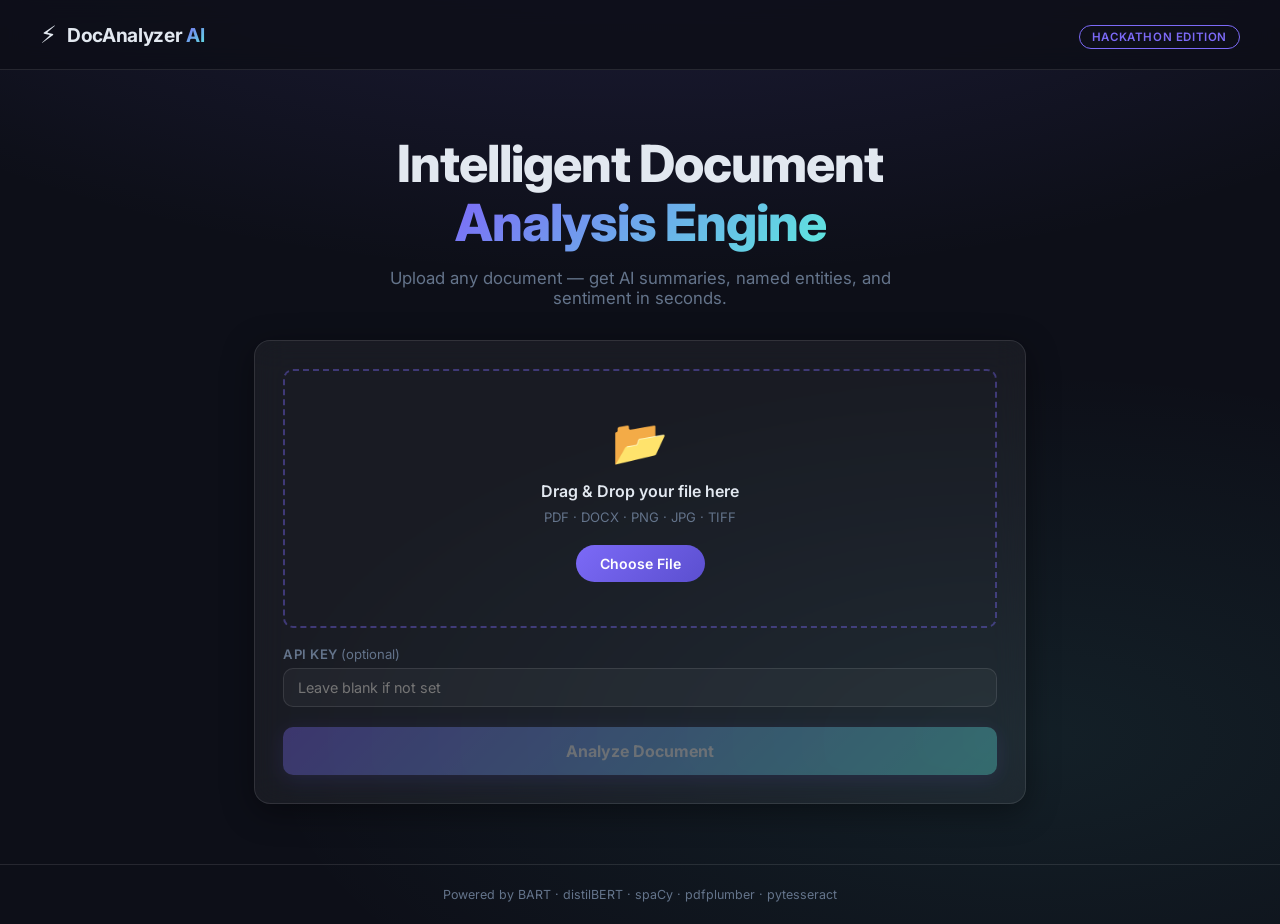
<file: frontend/index.html>
<!DOCTYPE html>
<html lang="en">
<head>
  <meta charset="UTF-8" />
  <meta name="viewport" content="width=device-width, initial-scale=1.0" />
  <title>AI Document Analyzer</title>
  <meta name="description" content="Upload PDF, DOCX, or images and get instant AI-powered summaries, entity extraction, and sentiment analysis." />
  <link rel="preconnect" href="https://fonts.googleapis.com" />
  <link rel="preconnect" href="https://fonts.gstatic.com" crossorigin />
  <link href="https://fonts.googleapis.com/css2?family=Inter:wght@300;400;500;600;700&display=swap" rel="stylesheet" />
  <link rel="stylesheet" href="style.css" />
</head>
<body>

  <!-- ░░ HEADER ░░ -->
  <header class="site-header">
    <div class="logo">
      <span class="logo-icon">⚡</span>
      <span class="logo-text">DocAnalyzer <span class="logo-ai">AI</span></span>
    </div>
    <nav class="header-nav">
      <span class="nav-badge">Hackathon Edition</span>
    </nav>
  </header>

  <!-- ░░ HERO ░░ -->
  <section class="hero">
    <h1 class="hero-title">Intelligent Document<br/><span class="gradient-text">Analysis Engine</span></h1>
    <p class="hero-subtitle">Upload any document — get AI summaries, named entities, and sentiment in seconds.</p>
  </section>

  <!-- ░░ MAIN CONTENT ░░ -->
  <main class="app-container">

    <!-- Upload Card -->
    <div class="card upload-card">
      <div id="dropzone" class="dropzone">
        <div class="dz-icon">📂</div>
        <p class="dz-title">Drag &amp; Drop your file here</p>
        <p class="dz-sub">PDF · DOCX · PNG · JPG · TIFF</p>
        <label class="btn-upload" for="fileInput">Choose File</label>
        <input type="file" id="fileInput" accept=".pdf,.docx,.doc,.png,.jpg,.jpeg,.tiff,.bmp" hidden />
      </div>

      <!-- File info pill -->
      <div id="fileInfo" class="file-info hidden">
        <span class="file-icon">📄</span>
        <span id="fileName" class="file-name"></span>
        <button id="clearFile" class="btn-clear" title="Remove file">✕</button>
      </div>

      <!-- API Key field -->
      <div class="field-group">
        <label for="apiKey" class="field-label">API Key <span class="optional">(optional)</span></label>
        <input type="password" id="apiKey" class="field-input" placeholder="Leave blank if not set" />
      </div>

      <button id="analyzeBtn" class="btn-analyze" disabled>
        <span id="btnLabel">Analyze Document</span>
        <span id="btnSpinner" class="spinner hidden"></span>
      </button>
    </div>

    <!-- Results Section -->
    <section id="results" class="results hidden">

      <!-- Sentiment Badge -->
      <div class="result-row sentiment-row">
        <div class="card sentiment-card">
          <h2 class="card-title">Sentiment</h2>
          <span id="sentimentBadge" class="sentiment-badge">—</span>
        </div>
      </div>

      <!-- Summary Card -->
      <div class="card summary-card">
        <h2 class="card-title">
          <span class="card-icon">📝</span> Summary
        </h2>
        <p id="summaryText" class="summary-text"></p>
      </div>

      <!-- Entities Card -->
      <div class="card entities-card">
        <h2 class="card-title">
          <span class="card-icon">🔍</span> Extracted Entities
        </h2>
        <div class="entity-grid" id="entityGrid"></div>
      </div>

    </section>

    <!-- Error Banner -->
    <div id="errorBanner" class="error-banner hidden">
      <span class="error-icon">⚠️</span>
      <span id="errorMsg"></span>
    </div>

  </main>

  <footer class="site-footer">
    <p>Powered by BART · distilBERT · spaCy · pdfplumber · pytesseract</p>
  </footer>

  <script src="app.js"></script>
</body>
</html>
</file>
<file: frontend/style.css>
/* ═══════════════════════════════════════════
   TOKENS & RESET
═══════════════════════════════════════════ */
:root {
  --bg:          #0d0f18;
  --bg2:         #141726;
  --surface:     rgba(255,255,255,0.05);
  --surface-b:   rgba(255,255,255,0.08);
  --border:      rgba(255,255,255,0.1);
  --accent:      #7c6af7;
  --accent2:     #5ee7df;
  --positive:    #22c55e;
  --negative:    #ef4444;
  --neutral:     #94a3b8;
  --text:        #e2e8f0;
  --muted:       #64748b;
  --radius:      16px;
  --radius-sm:   10px;
  --shadow:      0 8px 32px rgba(0,0,0,0.4);
  --font:        'Inter', system-ui, sans-serif;
}

*, *::before, *::after { box-sizing: border-box; margin: 0; padding: 0; }

html { scroll-behavior: smooth; }

body {
  font-family: var(--font);
  background: var(--bg);
  color: var(--text);
  min-height: 100vh;
  display: flex;
  flex-direction: column;
  background-image:
    radial-gradient(ellipse 80% 50% at 50% -20%, rgba(124,106,247,0.18), transparent),
    radial-gradient(ellipse 60% 40% at 80% 80%,  rgba(94,231,223,0.08), transparent);
}

/* ═══════════════════════════════════════════
   HEADER
═══════════════════════════════════════════ */
.site-header {
  display: flex;
  align-items: center;
  justify-content: space-between;
  padding: 20px 40px;
  border-bottom: 1px solid var(--border);
  backdrop-filter: blur(12px);
  position: sticky;
  top: 0;
  z-index: 100;
  background: rgba(13,15,24,0.85);
}

.logo { display: flex; align-items: center; gap: 10px; }
.logo-icon { font-size: 1.5rem; }
.logo-text {
  font-size: 1.2rem;
  font-weight: 700;
  letter-spacing: -0.3px;
}
.logo-ai {
  background: linear-gradient(135deg, var(--accent), var(--accent2));
  -webkit-background-clip: text;
  background-clip: text;
  -webkit-text-fill-color: transparent;
}

.nav-badge {
  font-size: 0.72rem;
  font-weight: 600;
  padding: 4px 12px;
  border-radius: 999px;
  border: 1px solid var(--accent);
  color: var(--accent);
  text-transform: uppercase;
  letter-spacing: 0.6px;
}

/* ═══════════════════════════════════════════
   HERO
═══════════════════════════════════════════ */
.hero {
  text-align: center;
  padding: 64px 24px 32px;
}
.hero-title {
  font-size: clamp(2rem, 5vw, 3.2rem);
  font-weight: 800;
  line-height: 1.15;
  letter-spacing: -1px;
}
.gradient-text {
  background: linear-gradient(135deg, var(--accent) 0%, var(--accent2) 100%);
  -webkit-background-clip: text;
  background-clip: text;
  -webkit-text-fill-color: transparent;
}
.hero-subtitle {
  margin-top: 16px;
  color: var(--muted);
  font-size: 1.05rem;
  max-width: 520px;
  margin-inline: auto;
}

/* ═══════════════════════════════════════════
   LAYOUT
═══════════════════════════════════════════ */
.app-container {
  flex: 1;
  width: 100%;
  max-width: 820px;
  margin: 0 auto;
  padding: 0 24px 60px;
  display: flex;
  flex-direction: column;
  gap: 24px;
}

/* ═══════════════════════════════════════════
   CARDS
═══════════════════════════════════════════ */
.card {
  background: var(--surface);
  border: 1px solid var(--border);
  border-radius: var(--radius);
  padding: 28px;
  backdrop-filter: blur(16px);
  box-shadow: var(--shadow);
  transition: border-color 0.3s;
}
.card:hover { border-color: rgba(124,106,247,0.3); }

.card-title {
  font-size: 1rem;
  font-weight: 600;
  margin-bottom: 16px;
  display: flex;
  align-items: center;
  gap: 8px;
}
.card-icon { font-size: 1.1rem; }

/* ═══════════════════════════════════════════
   DROPZONE
═══════════════════════════════════════════ */
.dropzone {
  border: 2px dashed rgba(124,106,247,0.4);
  border-radius: var(--radius-sm);
  padding: 44px 24px;
  text-align: center;
  cursor: pointer;
  transition: all 0.25s ease;
  display: flex;
  flex-direction: column;
  align-items: center;
  gap: 8px;
}
.dropzone:hover,
.dropzone.drag-over {
  border-color: var(--accent);
  background: rgba(124,106,247,0.06);
}
.dz-icon { font-size: 2.8rem; margin-bottom: 4px; }
.dz-title { font-size: 1rem; font-weight: 600; }
.dz-sub   { font-size: 0.82rem; color: var(--muted); }

.btn-upload {
  display: inline-block;
  margin-top: 12px;
  padding: 10px 24px;
  background: linear-gradient(135deg, var(--accent), #5b4fcf);
  border-radius: 999px;
  font-size: 0.88rem;
  font-weight: 600;
  cursor: pointer;
  color: #fff;
  transition: opacity 0.2s, transform 0.15s;
}
.btn-upload:hover { opacity: 0.88; transform: translateY(-1px); }

/* ═══════════════════════════════════════════
   FILE INFO PILL
═══════════════════════════════════════════ */
.file-info {
  display: flex;
  align-items: center;
  gap: 10px;
  margin-top: 14px;
  background: var(--surface-b);
  border: 1px solid var(--border);
  border-radius: 999px;
  padding: 8px 16px;
}
.file-icon { font-size: 1.1rem; }
.file-name { flex: 1; font-size: 0.88rem; font-weight: 500; white-space: nowrap; overflow: hidden; text-overflow: ellipsis; }
.btn-clear {
  background: none;
  border: none;
  color: var(--muted);
  cursor: pointer;
  font-size: 0.85rem;
  padding: 2px 6px;
  border-radius: 50%;
  transition: color 0.2s;
}
.btn-clear:hover { color: var(--negative); }

/* ═══════════════════════════════════════════
   FIELD GROUP
═══════════════════════════════════════════ */
.field-group { margin-top: 18px; }
.field-label {
  display: block;
  font-size: 0.82rem;
  font-weight: 600;
  color: var(--muted);
  margin-bottom: 6px;
  text-transform: uppercase;
  letter-spacing: 0.5px;
}
.optional { font-weight: 400; color: var(--muted); text-transform: none; letter-spacing: 0; }
.field-input {
  width: 100%;
  background: rgba(255,255,255,0.04);
  border: 1px solid var(--border);
  border-radius: var(--radius-sm);
  padding: 10px 14px;
  color: var(--text);
  font-family: var(--font);
  font-size: 0.9rem;
  outline: none;
  transition: border-color 0.2s;
}
.field-input:focus { border-color: var(--accent); }

/* ═══════════════════════════════════════════
   ANALYZE BUTTON
═══════════════════════════════════════════ */
.btn-analyze {
  width: 100%;
  margin-top: 20px;
  padding: 14px;
  background: linear-gradient(135deg, var(--accent) 0%, var(--accent2) 100%);
  border: none;
  border-radius: var(--radius-sm);
  color: #fff;
  font-family: var(--font);
  font-size: 1rem;
  font-weight: 700;
  cursor: pointer;
  display: flex;
  align-items: center;
  justify-content: center;
  gap: 10px;
  transition: opacity 0.2s, transform 0.15s, box-shadow 0.2s;
  box-shadow: 0 4px 20px rgba(124,106,247,0.35);
}
.btn-analyze:hover:not(:disabled) {
  opacity: 0.92;
  transform: translateY(-2px);
  box-shadow: 0 8px 28px rgba(124,106,247,0.45);
}
.btn-analyze:disabled { opacity: 0.35; cursor: not-allowed; }

/* ═══════════════════════════════════════════
   SPINNER
═══════════════════════════════════════════ */
.spinner {
  width: 18px;
  height: 18px;
  border: 2.5px solid rgba(255,255,255,0.3);
  border-top-color: #fff;
  border-radius: 50%;
  animation: spin 0.7s linear infinite;
}
@keyframes spin { to { transform: rotate(360deg); } }

/* ═══════════════════════════════════════════
   RESULTS
═══════════════════════════════════════════ */
.results { display: flex; flex-direction: column; gap: 20px; }

/* sentiment row centers the badge card */
.sentiment-row { display: flex; }
.sentiment-card {
  display: flex;
  flex-direction: column;
  align-items: flex-start;
  gap: 12px;
  flex: 1;
}

.sentiment-badge {
  display: inline-block;
  padding: 8px 28px;
  border-radius: 999px;
  font-size: 1.1rem;
  font-weight: 700;
  letter-spacing: 0.3px;
  transition: background 0.4s, color 0.4s;
}
.sentiment-badge.positive { background: rgba(34,197,94,0.18);  color: var(--positive); border: 1px solid rgba(34,197,94,0.4); }
.sentiment-badge.negative { background: rgba(239,68,68,0.18);  color: var(--negative); border: 1px solid rgba(239,68,68,0.4); }
.sentiment-badge.neutral  { background: rgba(148,163,184,0.18);color: var(--neutral);  border: 1px solid rgba(148,163,184,0.3); }

/* Summary */
.summary-text {
  font-size: 0.95rem;
  line-height: 1.75;
  color: var(--text);
  opacity: 0.9;
}

/* Entity Grid */
.entity-grid {
  display: grid;
  grid-template-columns: repeat(auto-fill, minmax(220px, 1fr));
  gap: 16px;
}
.entity-group { display: flex; flex-direction: column; gap: 8px; }
.entity-group-title {
  font-size: 0.72rem;
  font-weight: 700;
  text-transform: uppercase;
  letter-spacing: 0.8px;
  color: var(--accent2);
  padding-bottom: 4px;
  border-bottom: 1px solid var(--border);
}
.entity-chips { display: flex; flex-wrap: wrap; gap: 6px; }
.chip {
  display: inline-block;
  padding: 4px 12px;
  background: rgba(124,106,247,0.12);
  border: 1px solid rgba(124,106,247,0.25);
  border-radius: 999px;
  font-size: 0.78rem;
  font-weight: 500;
  color: var(--text);
  animation: fadeUp 0.3s ease both;
}
.chip.empty {
  background: none;
  border: none;
  color: var(--muted);
  font-style: italic;
  font-size: 0.78rem;
  padding-left: 0;
}
@keyframes fadeUp {
  from { opacity: 0; transform: translateY(6px); }
  to   { opacity: 1; transform: translateY(0); }
}

/* ═══════════════════════════════════════════
   ERROR BANNER
═══════════════════════════════════════════ */
.error-banner {
  display: flex;
  align-items: center;
  gap: 10px;
  background: rgba(239,68,68,0.12);
  border: 1px solid rgba(239,68,68,0.3);
  border-radius: var(--radius-sm);
  padding: 14px 18px;
  font-size: 0.9rem;
  color: #fca5a5;
  animation: fadeUp 0.3s ease;
}
.error-icon { font-size: 1.1rem; flex-shrink: 0; }

/* ═══════════════════════════════════════════
   FOOTER
═══════════════════════════════════════════ */
.site-footer {
  text-align: center;
  padding: 22px;
  border-top: 1px solid var(--border);
  color: var(--muted);
  font-size: 0.78rem;
}

/* ═══════════════════════════════════════════
   UTILITY
═══════════════════════════════════════════ */
.hidden { display: none !important; }

/* ═══════════════════════════════════════════
   RESPONSIVE
═══════════════════════════════════════════ */
@media (max-width: 600px) {
  .site-header { padding: 16px 20px; }
  .hero { padding: 40px 16px 20px; }
  .app-container { padding: 0 16px 48px; }
  .card { padding: 20px; }
  .entity-grid { grid-template-columns: 1fr; }
}
</file>
